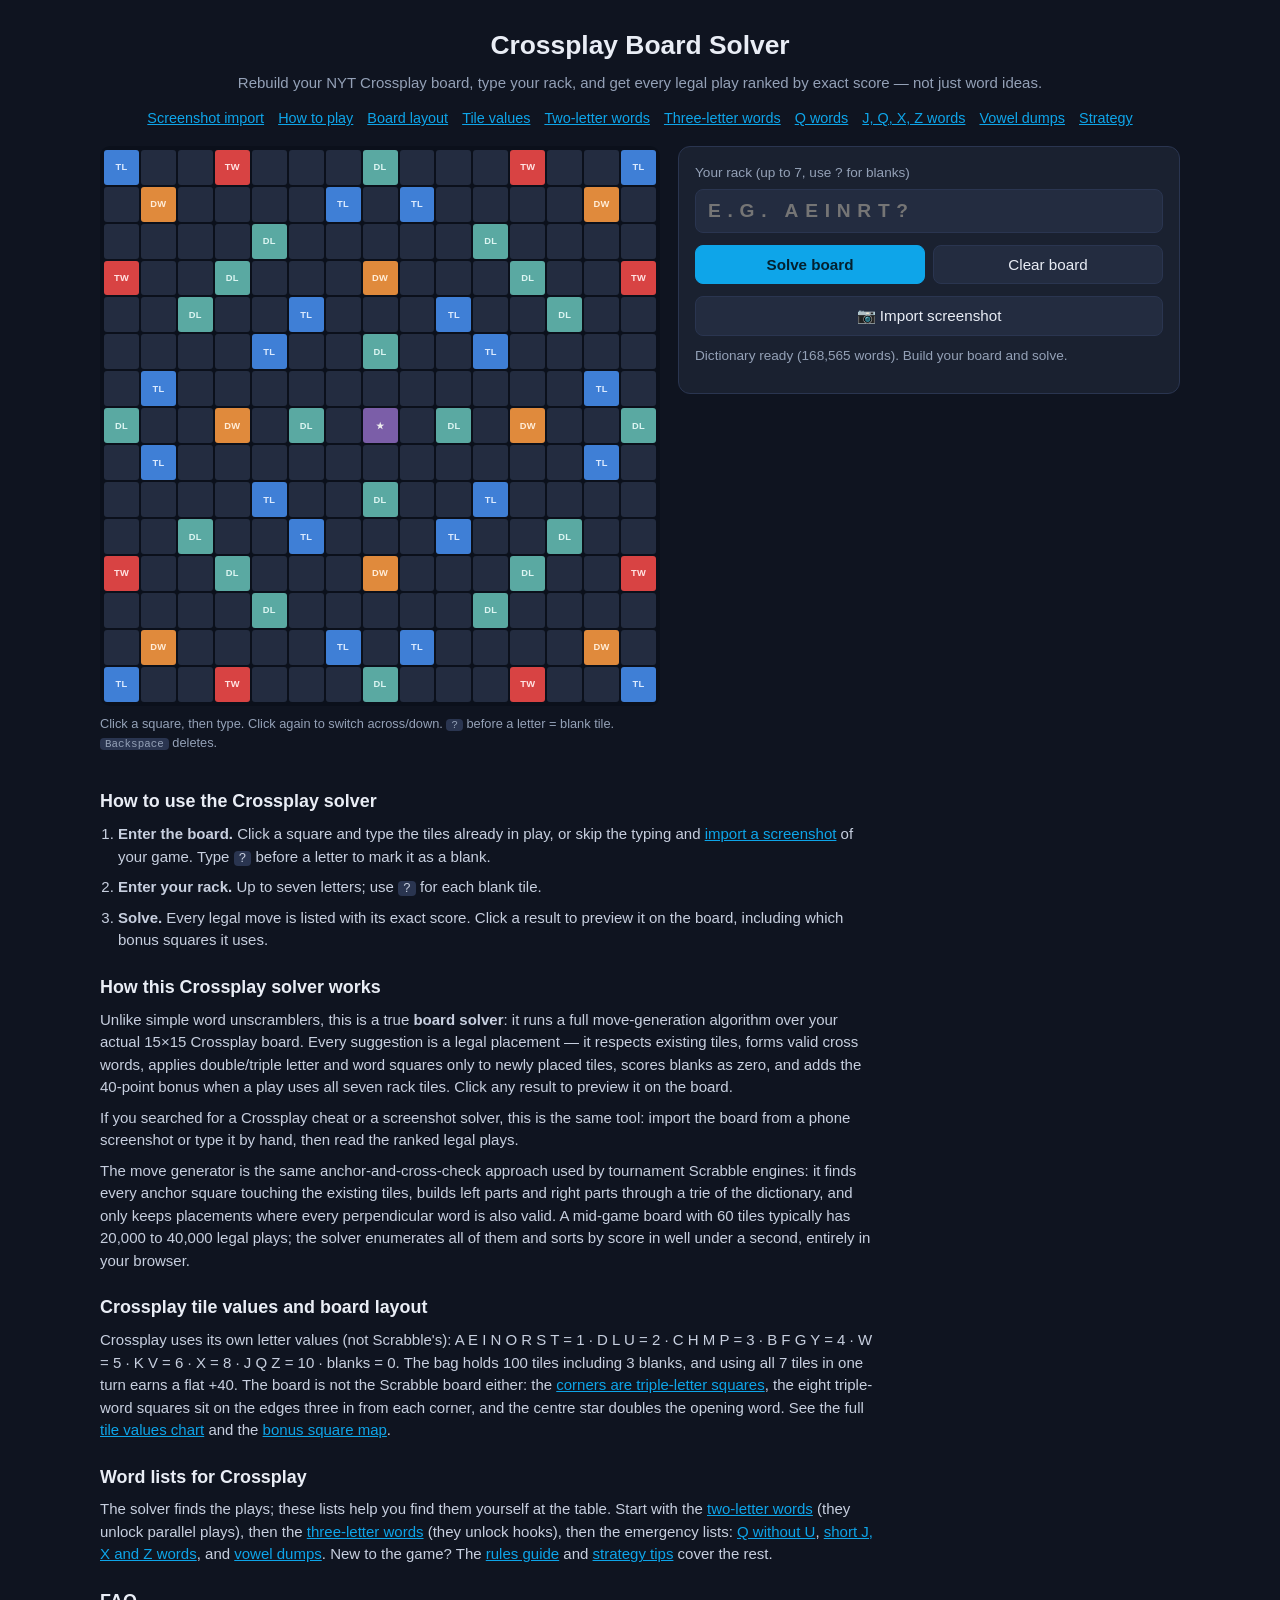
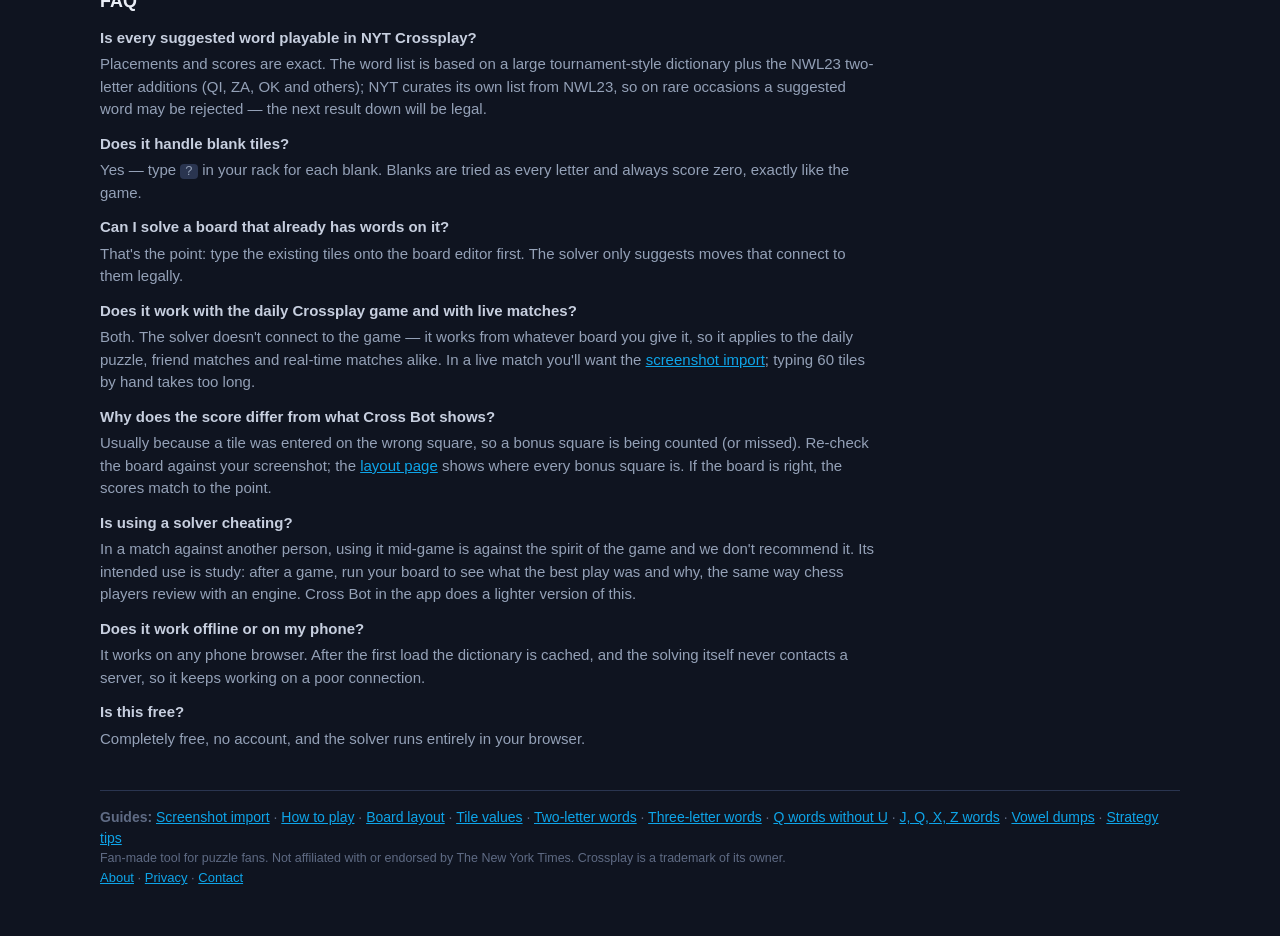
<file: index.html>
<!doctype html>
<html lang="en">
  <head>
    <meta charset="UTF-8" />
    <meta name="viewport" content="width=device-width, initial-scale=1.0" />
    <title>Crossplay Board Solver — NYT Best Moves & Word Finder</title>
    <meta
      name="description"
      content="Free NYT Crossplay board solver and word finder. Enter your 15×15 board and rack to rank every legal play by exact score — bonuses, blanks, and the +40 included."
    />
    <link rel="canonical" href="http://localhost:8158/" />
    <meta property="og:url" content="http://localhost:8158/" />
    <meta
      property="og:title"
      content="Crossplay Board Solver — NYT Best Moves & Word Finder"
    />
    <meta
      property="og:description"
      content="Enter your NYT Crossplay board and rack — get every legal move ranked by exact score."
    />
    <meta property="og:type" content="website" />
    <link
      rel="icon"
      href="data:image/svg+xml,<svg xmlns='http://www.w3.org/2000/svg' viewBox='0 0 100 100'><rect x='6' y='6' width='88' height='88' rx='14' fill='%230ea5e9'/><text x='50' y='68' font-size='52' text-anchor='middle' font-family='Georgia' font-weight='bold' fill='white'>C</text></svg>"
    />
    <link rel="stylesheet" href="style.css?v=4" />
    <script type="application/ld+json">
      {
        "@context": "https://schema.org",
        "@type": "WebApplication",
        "name": "Crossplay Board Solver",
        "applicationCategory": "UtilityApplication",
        "operatingSystem": "Any",
        "offers": { "@type": "Offer", "price": "0", "priceCurrency": "USD" },
        "description": "Board-aware NYT Crossplay solver and word finder: finds every legal play and ranks it by exact score, including bonus squares, cross words, blanks and the 40-point full-rack bonus."
      }
    </script>
    <script
      async
      src="https://pagead2.googlesyndication.com/pagead/js/adsbygoogle.js?client=ca-pub-7995348366777658"
      crossorigin="anonymous"
    ></script>
  </head>
  <body>
    <header class="site-header">
      <h1>Crossplay Board Solver</h1>
      <p class="tagline">
        Rebuild your NYT Crossplay board, type your rack, and get every legal
        play ranked by exact score — not just word ideas.
      </p>
      <nav class="guide-links" aria-label="Crossplay guides">
        <a href="/screenshot/">Screenshot import</a>
        <a href="/how-to-play/">How to play</a>
        <a href="/board-layout/">Board layout</a>
        <a href="/tile-values/">Tile values</a>
        <a href="/two-letter-words/">Two-letter words</a>
        <a href="/three-letter-words/">Three-letter words</a>
        <a href="/q-words/">Q words</a>
        <a href="/high-scoring-words/">J, Q, X, Z words</a>
        <a href="/vowel-heavy-words/">Vowel dumps</a>
        <a href="/strategy/">Strategy</a>
      </nav>
    </header>

    <main>
      <section class="solver-wrap">
        <div class="board-side">
          <input
            id="kbd-proxy"
            autocapitalize="characters"
            autocorrect="off"
            autocomplete="off"
            spellcheck="false"
            aria-hidden="true"
            tabindex="-1"
            style="
              position: absolute;
              top: 0;
              left: 0;
              width: 1px;
              height: 1px;
              opacity: 0;
              border: 0;
              padding: 0;
              margin: 0;
              font-size: 16px;
              background: transparent;
              pointer-events: none;
              z-index: -1;
            "
          />
          <div id="board" aria-label="Crossplay board editor"></div>
          <div class="board-hint">
            Click a square, then type. Click again to switch across/down.
            <kbd>?</kbd> before a letter = blank tile.
            <kbd>Backspace</kbd> deletes.
          </div>
        </div>
        <div class="control-side">
          <label class="rack-label"
            >Your rack (up to 7, use ? for blanks)
            <input
              id="rack"
              maxlength="7"
              placeholder="e.g. AEINRT?"
              autocomplete="off"
              spellcheck="false"
              autocapitalize="characters"
              autocorrect="off"
            />
          </label>
          <div class="btn-row">
            <button id="solve-btn" class="primary">Solve board</button>
            <button id="clear-btn">Clear board</button>
          </div>
          <div class="btn-row">
            <button id="shot-btn">📷 Import screenshot</button>
            <input type="file" id="shot-file" accept="image/*" hidden />
          </div>
          <div id="status" class="status">Loading dictionary…</div>
          <ol id="results" class="results"></ol>
        </div>
      </section>

      <section class="content">
        <h2>How to use the Crossplay solver</h2>
        <ol>
          <li>
            <strong>Enter the board.</strong> Click a square and type the tiles
            already in play, or skip the typing and
            <a href="/screenshot/">import a screenshot</a> of your game. Type
            <kbd>?</kbd> before a letter to mark it as a blank.
          </li>
          <li>
            <strong>Enter your rack.</strong> Up to seven letters; use
            <kbd>?</kbd> for each blank tile.
          </li>
          <li>
            <strong>Solve.</strong> Every legal move is listed with its exact
            score. Click a result to preview it on the board, including which
            bonus squares it uses.
          </li>
        </ol>
        <h2>How this Crossplay solver works</h2>
        <p>
          Unlike simple word unscramblers, this is a true
          <strong>board solver</strong>: it runs a full move-generation
          algorithm over your actual 15×15 Crossplay board. Every suggestion is
          a legal placement — it respects existing tiles, forms valid cross
          words, applies double/triple letter and word squares only to newly
          placed tiles, scores blanks as zero, and adds the 40-point bonus when
          a play uses all seven rack tiles. Click any result to preview it on
          the board.
        </p>
        <p>
          If you searched for a Crossplay cheat or a screenshot solver, this is
          the same tool: import the board from a phone screenshot or type it by
          hand, then read the ranked legal plays.
        </p>
        <p>
          The move generator is the same anchor-and-cross-check approach used by
          tournament Scrabble engines: it finds every anchor square touching the
          existing tiles, builds left parts and right parts through a trie of
          the dictionary, and only keeps placements where every perpendicular
          word is also valid. A mid-game board with 60 tiles typically has
          20,000 to 40,000 legal plays; the solver enumerates all of them and
          sorts by score in well under a second, entirely in your browser.
        </p>
        <h2>Crossplay tile values and board layout</h2>
        <p>
          Crossplay uses its own letter values (not Scrabble's): A E I N O R S T
          = 1 · D L U = 2 · C H M P = 3 · B F G Y = 4 · W = 5 · K V = 6 · X = 8
          · J Q Z = 10 · blanks = 0. The bag holds 100 tiles including 3 blanks,
          and using all 7 tiles in one turn earns a flat +40. The board is not
          the Scrabble board either: the
          <a href="/board-layout/">corners are triple-letter squares</a>, the
          eight triple-word squares sit on the edges three in from each corner,
          and the centre star doubles the opening word. See the full
          <a href="/tile-values/">tile values chart</a> and the
          <a href="/board-layout/">bonus square map</a>.
        </p>
        <h2>Word lists for Crossplay</h2>
        <p>
          The solver finds the plays; these lists help you find them yourself at
          the table. Start with the
          <a href="/two-letter-words/">two-letter words</a> (they unlock
          parallel plays), then the
          <a href="/three-letter-words/">three-letter words</a> (they unlock
          hooks), then the emergency lists: <a href="/q-words/">Q without U</a>,
          <a href="/high-scoring-words/">short J, X and Z words</a>, and
          <a href="/vowel-heavy-words/">vowel dumps</a>. New to the game? The
          <a href="/how-to-play/">rules guide</a> and
          <a href="/strategy/">strategy tips</a> cover the rest.
        </p>
        <h2>FAQ</h2>
        <dl class="faq">
          <dt>Is every suggested word playable in NYT Crossplay?</dt>
          <dd>
            Placements and scores are exact. The word list is based on a large
            tournament-style dictionary plus the NWL23 two-letter additions (QI,
            ZA, OK and others); NYT curates its own list from NWL23, so on rare
            occasions a suggested word may be rejected — the next result down
            will be legal.
          </dd>
          <dt>Does it handle blank tiles?</dt>
          <dd>
            Yes — type <kbd>?</kbd> in your rack for each blank. Blanks are
            tried as every letter and always score zero, exactly like the game.
          </dd>
          <dt>Can I solve a board that already has words on it?</dt>
          <dd>
            That's the point: type the existing tiles onto the board editor
            first. The solver only suggests moves that connect to them legally.
          </dd>
          <dt>
            Does it work with the daily Crossplay game and with live matches?
          </dt>
          <dd>
            Both. The solver doesn't connect to the game — it works from
            whatever board you give it, so it applies to the daily puzzle,
            friend matches and real-time matches alike. In a live match you'll
            want the <a href="/screenshot/">screenshot import</a>; typing 60
            tiles by hand takes too long.
          </dd>
          <dt>Why does the score differ from what Cross Bot shows?</dt>
          <dd>
            Usually because a tile was entered on the wrong square, so a bonus
            square is being counted (or missed). Re-check the board against your
            screenshot; the <a href="/board-layout/">layout page</a> shows where
            every bonus square is. If the board is right, the scores match to
            the point.
          </dd>
          <dt>Is using a solver cheating?</dt>
          <dd>
            In a match against another person, using it mid-game is against the
            spirit of the game and we don't recommend it. Its intended use is
            study: after a game, run your board to see what the best play was
            and why, the same way chess players review with an engine. Cross Bot
            in the app does a lighter version of this.
          </dd>
          <dt>Does it work offline or on my phone?</dt>
          <dd>
            It works on any phone browser. After the first load the dictionary
            is cached, and the solving itself never contacts a server, so it
            keeps working on a poor connection.
          </dd>
          <dt>Is this free?</dt>
          <dd>
            Completely free, no account, and the solver runs entirely in your
            browser.
          </dd>
        </dl>
      </section>
    </main>

    <footer>
      <p style="font-size: 14px">
        <strong>Guides:</strong> <a href="/screenshot/">Screenshot import</a> ·
        <a href="/how-to-play/">How to play</a> &middot;
        <a href="/board-layout/">Board layout</a> &middot;
        <a href="/tile-values/">Tile values</a> &middot;
        <a href="/two-letter-words/">Two-letter words</a> &middot;
        <a href="/three-letter-words/">Three-letter words</a> &middot;
        <a href="/q-words/">Q words without U</a> &middot;
        <a href="/high-scoring-words/">J, Q, X, Z words</a> &middot;
        <a href="/vowel-heavy-words/">Vowel dumps</a> &middot;
        <a href="/strategy/">Strategy tips</a>
      </p>
      <p>
        Fan-made tool for puzzle fans. Not affiliated with or endorsed by The
        New York Times. Crossplay is a trademark of its owner.
      </p>
      <p style="font-size: 13px">
        <a href="/about/">About</a> · <a href="/privacy/">Privacy</a> ·
        <a href="/contact/">Contact</a>
      </p>
    </footer>

    <script src="ocr.js?v=3"></script>
    <script src="app.js?v=5"></script>
    <script
      type="module"
      src="https://static.cloudflareinsights.com/beacon.min.js/v4bc70e2c01a94c73b74392e4234840661791215815920"
      integrity="sha512-L0ha0OXavK/8okipN9F8BtP84dg9DUhPERbBXzwI6dgTA55d2+yweo3pn5CSFYs45/r8md2+xvUPtTdvTNRfjA=="
      data-cf-beacon='{"version":"2024.11.0","token":"c85b9c328f6949fcb37607d1159d9e5b","r":1,"spa":2}'
      crossorigin="anonymous"
    ></script>
  </body>
</html>
</file>
<file: style.css>
* {
  box-sizing: border-box;
  margin: 0;
  padding: 0;
}
:root {
  --bg: #0f1420;
  --panel: #1a2130;
  --text: #e9edf5;
  --muted: #94a1b7;
  --border: #2a3550;
  --accent: #0ea5e9;
  --tile: #f5deb3;
  --tile-text: #2b2416;
  --blank: #e05252;
  --tw: #d84343;
  --dw: #e08a3c;
  --tl: #3f7fd6;
  --dl: #5aa9a2;
  --cell: #232c40;
}
body {
  background: var(--bg);
  color: var(--text);
  font:
    15px/1.5 -apple-system,
    BlinkMacSystemFont,
    "Segoe UI",
    Roboto,
    Helvetica,
    Arial,
    sans-serif;
  padding: 0 14px 48px;
}
.site-header {
  max-width: 1080px;
  margin: 0 auto;
  padding: 26px 0 16px;
  text-align: center;
}
h1 {
  font-size: 1.65rem;
}
.tagline {
  color: var(--muted);
  margin-top: 6px;
}
main {
  max-width: 1080px;
  margin: 0 auto;
}
.solver-wrap {
  display: flex;
  gap: 18px;
  align-items: flex-start;
  flex-wrap: wrap;
}
.board-side {
  flex: 0 0 auto;
  position: relative;
}
#kbd-proxy {
  position: absolute;
  top: 0;
  left: 0;
  width: 1px;
  height: 1px;
  opacity: 0;
  border: 0;
  padding: 0;
  margin: 0;
  font-size: 16px;
  background: transparent;
  pointer-events: none;
  z-index: -1;
}
#board {
  display: grid;
  grid-template-columns: repeat(15, 1fr);
  gap: 2px;
  background: #0b101b;
  padding: 4px;
  border-radius: 10px;
  width: min(92vw, 560px);
}
.sq {
  aspect-ratio: 1;
  display: flex;
  align-items: center;
  justify-content: center;
  font-weight: 700;
  font-size: clamp(9px, 2.1vw, 17px);
  background: var(--cell);
  border-radius: 3px;
  cursor: pointer;
  position: relative;
  user-select: none;
  color: #8fa0bf;
}
.sq.b-tw {
  background: var(--tw);
  color: #ffe3e3;
}
.sq.b-dw {
  background: var(--dw);
  color: #ffedd9;
}
.sq.b-tl {
  background: var(--tl);
  color: #dceafe;
}
.sq.b-dl {
  background: var(--dl);
  color: #dcf5f2;
}
.sq.b-start {
  background: #7b5ea8;
  color: #eee;
}
.sq .bl {
  font-size: 0.55em;
  letter-spacing: 0.03em;
}
.sq.filled {
  background: var(--tile);
  color: var(--tile-text);
}
.sq.filled.blank-tile {
  color: var(--blank);
}
.sq.preview {
  background: #ffd97a;
  color: #2b2416;
  outline: 2px solid #ffb300;
}
.sq.selected {
  outline: 2px solid var(--accent);
  z-index: 2;
}
.sq.selected::after {
  content: attr(data-arrow);
  position: absolute;
  right: 2px;
  bottom: 0;
  font-size: 0.55em;
  color: var(--accent);
}
.board-hint {
  color: var(--muted);
  font-size: 0.8rem;
  margin-top: 8px;
  max-width: 560px;
}
kbd {
  background: #2a3550;
  border-radius: 4px;
  padding: 0 5px;
  font-size: 0.85em;
}
.control-side {
  flex: 1 1 300px;
  min-width: 280px;
  background: var(--panel);
  border: 1px solid var(--border);
  border-radius: 12px;
  padding: 16px;
}
.rack-label {
  display: block;
  color: var(--muted);
  font-size: 0.85rem;
}
#rack {
  width: 100%;
  margin-top: 6px;
  background: #232c40;
  border: 1px solid var(--border);
  color: var(--text);
  border-radius: 8px;
  padding: 10px 12px;
  font-size: 1.2rem;
  letter-spacing: 0.35em;
  text-transform: uppercase;
  font-weight: 700;
}
#rack:focus {
  outline: 2px solid var(--accent);
}
.btn-row {
  display: flex;
  gap: 8px;
  margin-top: 12px;
}
button {
  flex: 1;
  padding: 10px;
  border-radius: 8px;
  border: 1px solid var(--border);
  background: #232c40;
  color: var(--text);
  font-size: 0.95rem;
  cursor: pointer;
}
button.primary {
  background: var(--accent);
  border-color: var(--accent);
  color: #04212f;
  font-weight: 700;
}
button:hover {
  filter: brightness(1.1);
}
.status {
  color: var(--muted);
  font-size: 0.85rem;
  margin-top: 10px;
  min-height: 20px;
}
.results {
  margin-top: 10px;
  list-style: none;
  max-height: 430px;
  overflow-y: auto;
}
.results li {
  display: flex;
  justify-content: space-between;
  gap: 8px;
  padding: 7px 10px;
  border-radius: 8px;
  cursor: pointer;
  font-size: 0.95rem;
}
.results li:hover,
.results li.active {
  background: #232c40;
}
.results .word {
  font-weight: 700;
  letter-spacing: 0.06em;
}
.results .word .b {
  color: var(--blank);
}
.results .meta {
  color: var(--muted);
  font-size: 0.8rem;
  white-space: nowrap;
}
.results .pts {
  font-weight: 700;
  color: var(--accent);
  min-width: 44px;
  text-align: right;
}
.content {
  margin-top: 36px;
  color: #c7cfdf;
  max-width: 780px;
}
.content h2 {
  font-size: 1.12rem;
  margin: 22px 0 8px;
  color: var(--text);
}
.content p,
.content li {
  margin: 8px 0;
}
.content ol,
.content ul {
  margin: 8px 0 8px 1.2em;
}
.content a,
.guide-links a,
footer a {
  color: var(--accent);
}
.guide-links {
  margin-top: 14px;
  font-size: 0.9rem;
  display: flex;
  flex-wrap: wrap;
  justify-content: center;
  gap: 8px 14px;
}
.guide-list {
  list-style: none;
  margin-left: 0;
}
.guide-list li {
  margin: 10px 0;
}
.faq dt {
  font-weight: 600;
  margin-top: 12px;
}
.faq dd {
  color: var(--muted);
  margin: 4px 0 0;
}
.wrap {
  max-width: 780px;
  margin: 28px auto 0;
}
.wrap h1 {
  margin-bottom: 8px;
}
.wrap th {
  background: var(--panel);
  color: var(--text);
}
.wrap .lede {
  color: var(--muted);
  margin-bottom: 16px;
}
.wrap h2 {
  font-size: 1.12rem;
  margin: 22px 0 8px;
  color: var(--text);
}
.wrap p,
.wrap li,
.wrap dd {
  color: #c7cfdf;
  margin: 8px 0;
}
.wrap ol,
.wrap ul {
  margin: 8px 0 8px 1.2em;
}
.wrap a {
  color: var(--accent);
}
.wrap table {
  width: 100%;
  border-collapse: collapse;
  margin: 12px 0;
  font-size: 0.9rem;
}
.wrap th,
.wrap td {
  border: 1px solid var(--border);
  padding: 6px 8px;
  text-align: left;
}
footer {
  max-width: 1080px;
  margin: 40px auto 0;
  font-size: 0.78rem;
  color: #5f6b84;
  border-top: 1px solid var(--border);
  padding-top: 16px;
}
@media (max-width: 720px) {
  .solver-wrap {
    flex-direction: column;
  }
  .board-side {
    width: 100%;
  }
  #board {
    width: 100%;
  }
}
</file>
